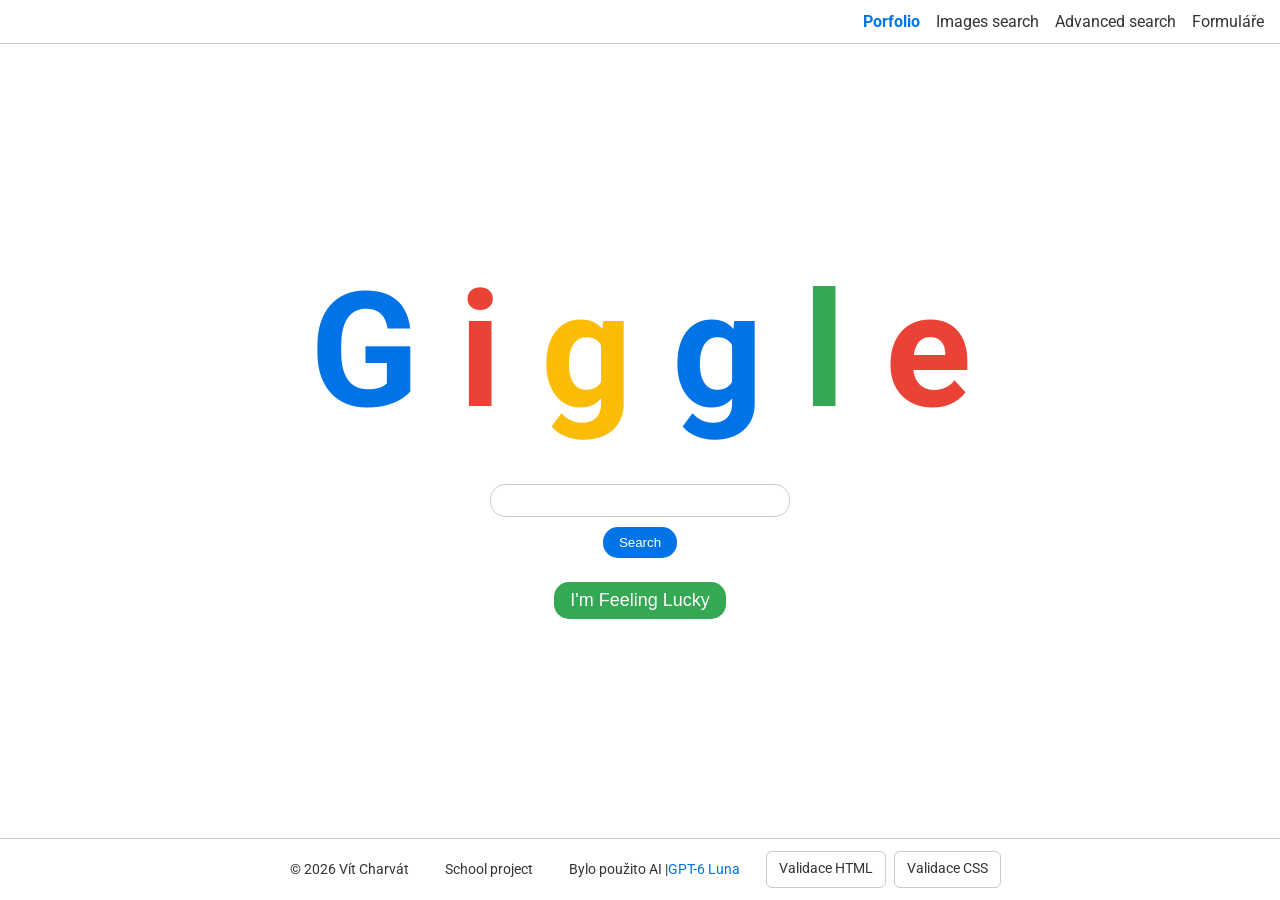
<file: index.html>
<!doctype html>
<html lang="cs">
  <head>
    <meta name="viewport" content="width=device-width, initial-scale=1.0" />
    <link rel="stylesheet" href="style.css" />
    <title>Search</title>
  </head>
  <body>
    <nav>
      <a href="https://vitekcharvat.github.io/"><span>Porfolio</span></a>
      <a href="images.html">Images search</a>
      <a href="advanced-search.html">Advanced search</a>
      <a href="form.html">Formuláře</a> 
    </nav>
    <main>
        <h1>
            <span class="blue">G</span>
            <span class="red">i</span>
            <span class="yellow">g</span>
            <span class="blue">g</span>
            <span class="green">l</span>
            <span class="red">e</span>
        </h1>

        <form action="https://www.google.com/search">
          <input type="text" name="q" />
          <input type="submit" value="Search" />
          <button id="lucky-button" type="submit" name="btnI" value="1"
            formnovalidate>
            I'm Feeling Lucky
          </button>
        </form>
    </main>
      <footer>
        <p>© 2026 Vít Charvát</p>
        <p>School project</p>
        <p>Bylo použito AI |<a href="https://chatgpt.com/s/cx_6ada0bc3a26081918828f4266eddad5e" target="_blank" rel="noopener noreferrer">GPT-6 Luna</a></p>
        <div class="validation-links" role="group" aria-label="Validace stránky">
          <a href="https://validator.w3.org/nu/?doc=https%3A%2F%2Fvitekcharvat.github.io%2Fgooglesearch%2Findex.html" target="_blank" rel="noopener noreferrer">Validace HTML</a>
          <a href="https://jigsaw.w3.org/css-validator/validator?uri=https%3A%2F%2Fvitekcharvat.github.io%2Fgooglesearch%2Fstyle.css" target="_blank" rel="noopener noreferrer">Validace CSS</a>
        </div>
      </footer>
  </body>
</html>
</file>
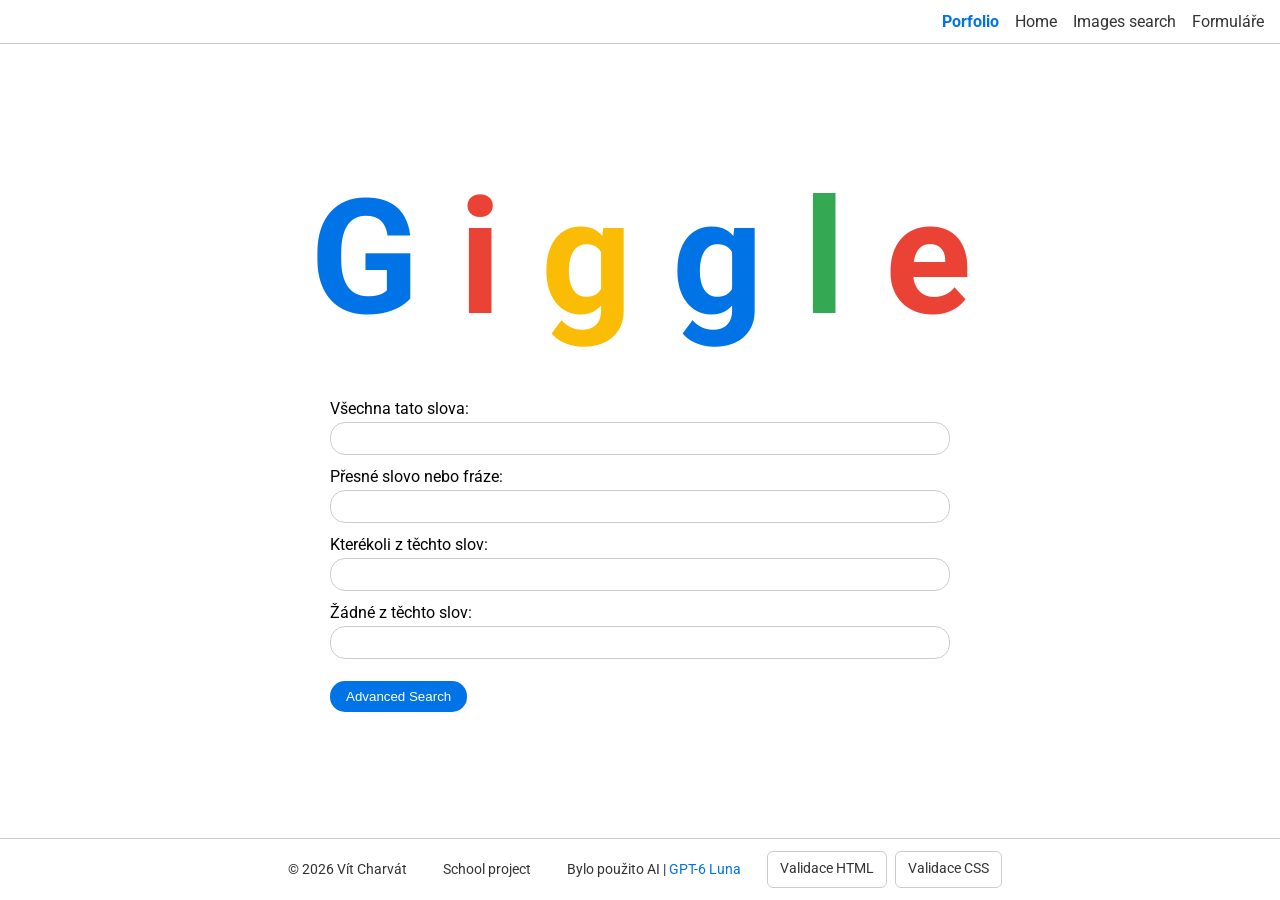
<file: advanced-search.html>
<!DOCTYPE html>
<html lang="cs">
    <head>
        <meta name="viewport" content="width=device-width, initial-scale=1.0">
        <link rel="stylesheet" href="style.css">
        <title>Search</title>
    </head>
    <body>
        <nav>
            <a href="https://vitekcharvat.github.io/"><span>Porfolio</span></a>
            <a href="index.html">Home</a>
            <a href="images.html">Images search</a>
            <a href="form.html">Formuláře</a>
        </nav>
        <main>
            <h1>
                <span class="blue">G</span>
                <span class="red">i</span>
                <span class="yellow">g</span>
                <span class="blue">g</span>
                <span class="green">l</span>
                <span class="red">e</span>
            </h1>
            <form class="advanced-form" action="https://www.google.com/search" method="get">
                <label>
                    Všechna tato slova:
                    <input type="text" name="as_q">
                </label>

                <label>
                    Přesné slovo nebo fráze:
                    <input type="text" name="as_epq">
                </label>

                <label>
                    Kterékoli z těchto slov:
                    <input type="text" name="as_oq">
                </label>

                <label>
                    Žádné z těchto slov:
                    <input type="text" name="as_eq">
                </label>

                <input type="submit" value="Advanced Search">
            </form>
        </main>
        <footer>
            <p>© 2026 Vít Charvát</p>
            <p>School project</p>
            <p>Bylo použito AI | <a href="https://chatgpt.com/s/cx_6ada0bc3a26081918828f4266eddad5e" target="_blank" rel="noopener noreferrer">GPT-6 Luna</a></p>
            <div class="validation-links" role="group" aria-label="Validace stránky">
                <a href="https://validator.w3.org/nu/?doc=https%3A%2F%2Fvitekcharvat.github.io%2Fgooglesearch%2Fadvanced-search.html" target="_blank" rel="noopener noreferrer">Validace HTML</a>
                <a href="https://jigsaw.w3.org/css-validator/validator?uri=https%3A%2F%2Fvitekcharvat.github.io%2Fgooglesearch%2Fstyle.css" target="_blank" rel="noopener noreferrer">Validace CSS</a>
            </div>
        </footer>
    </body>
</html>
</file>
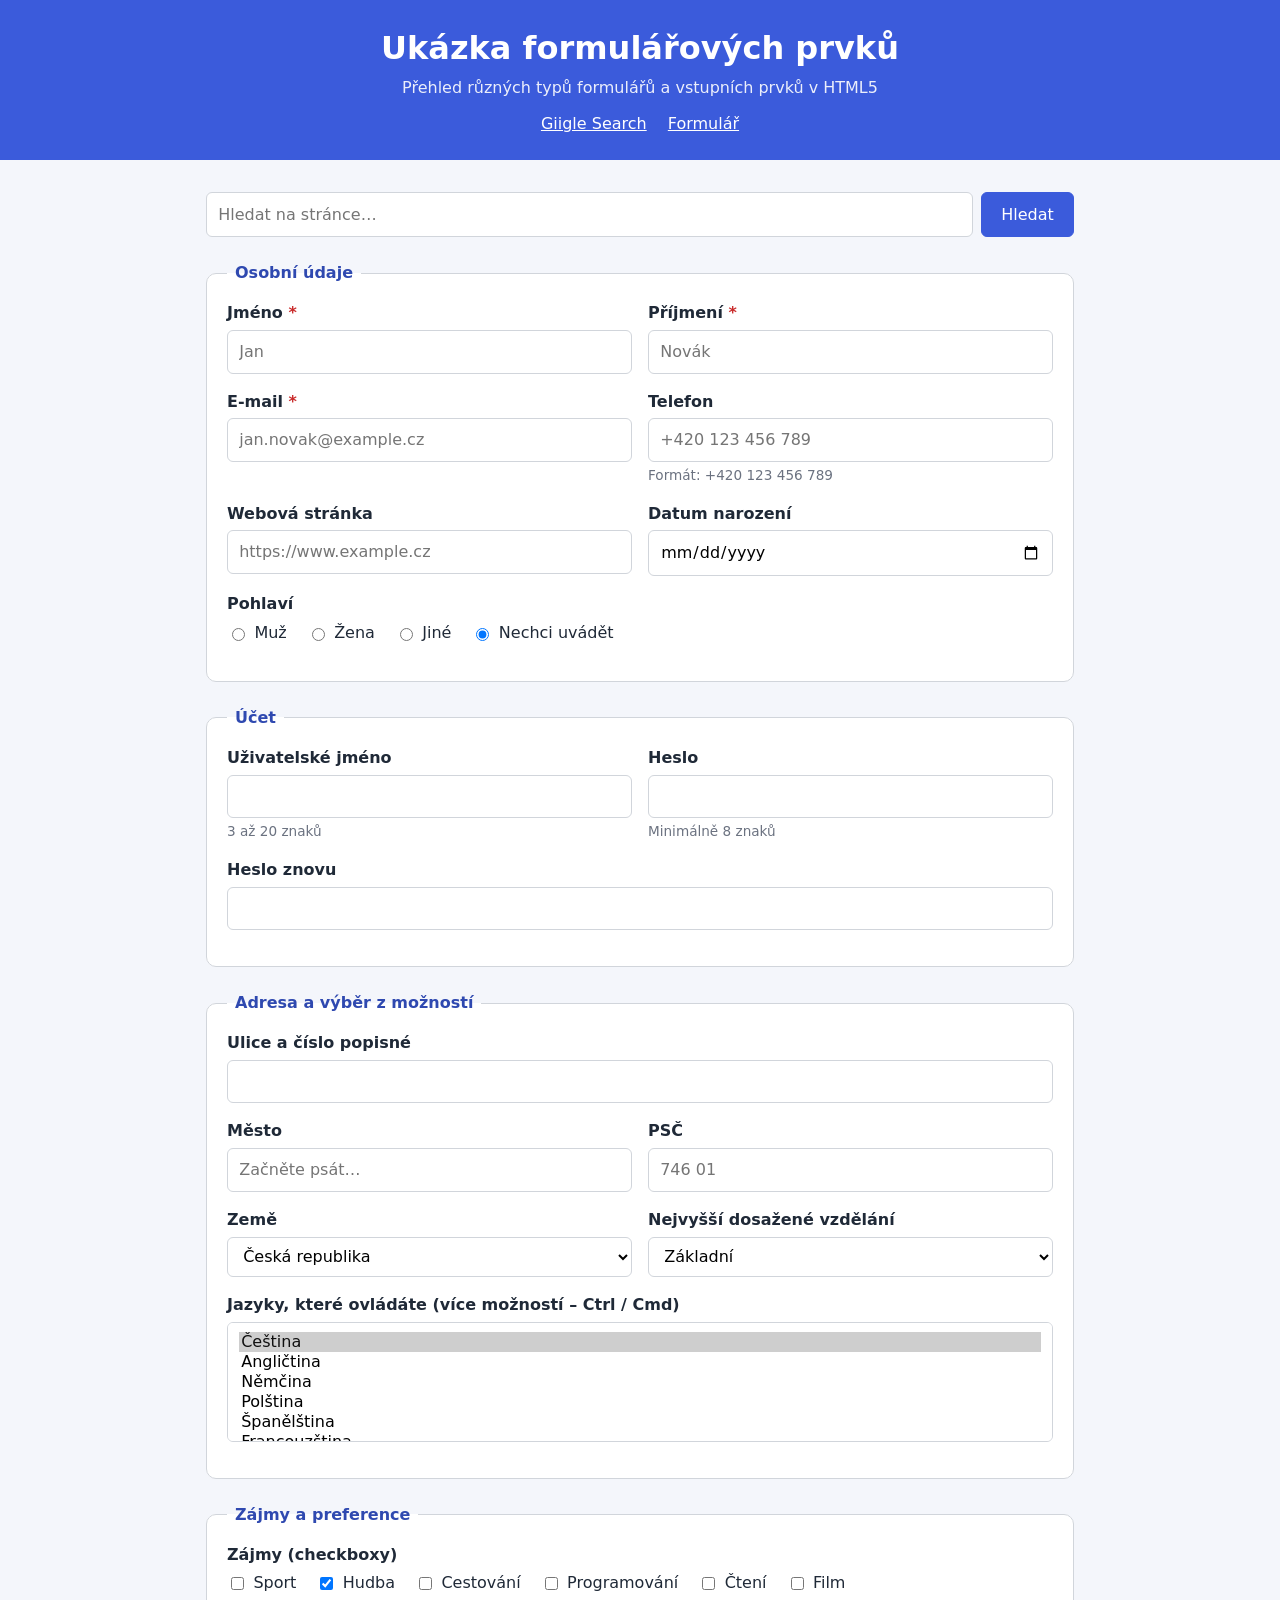
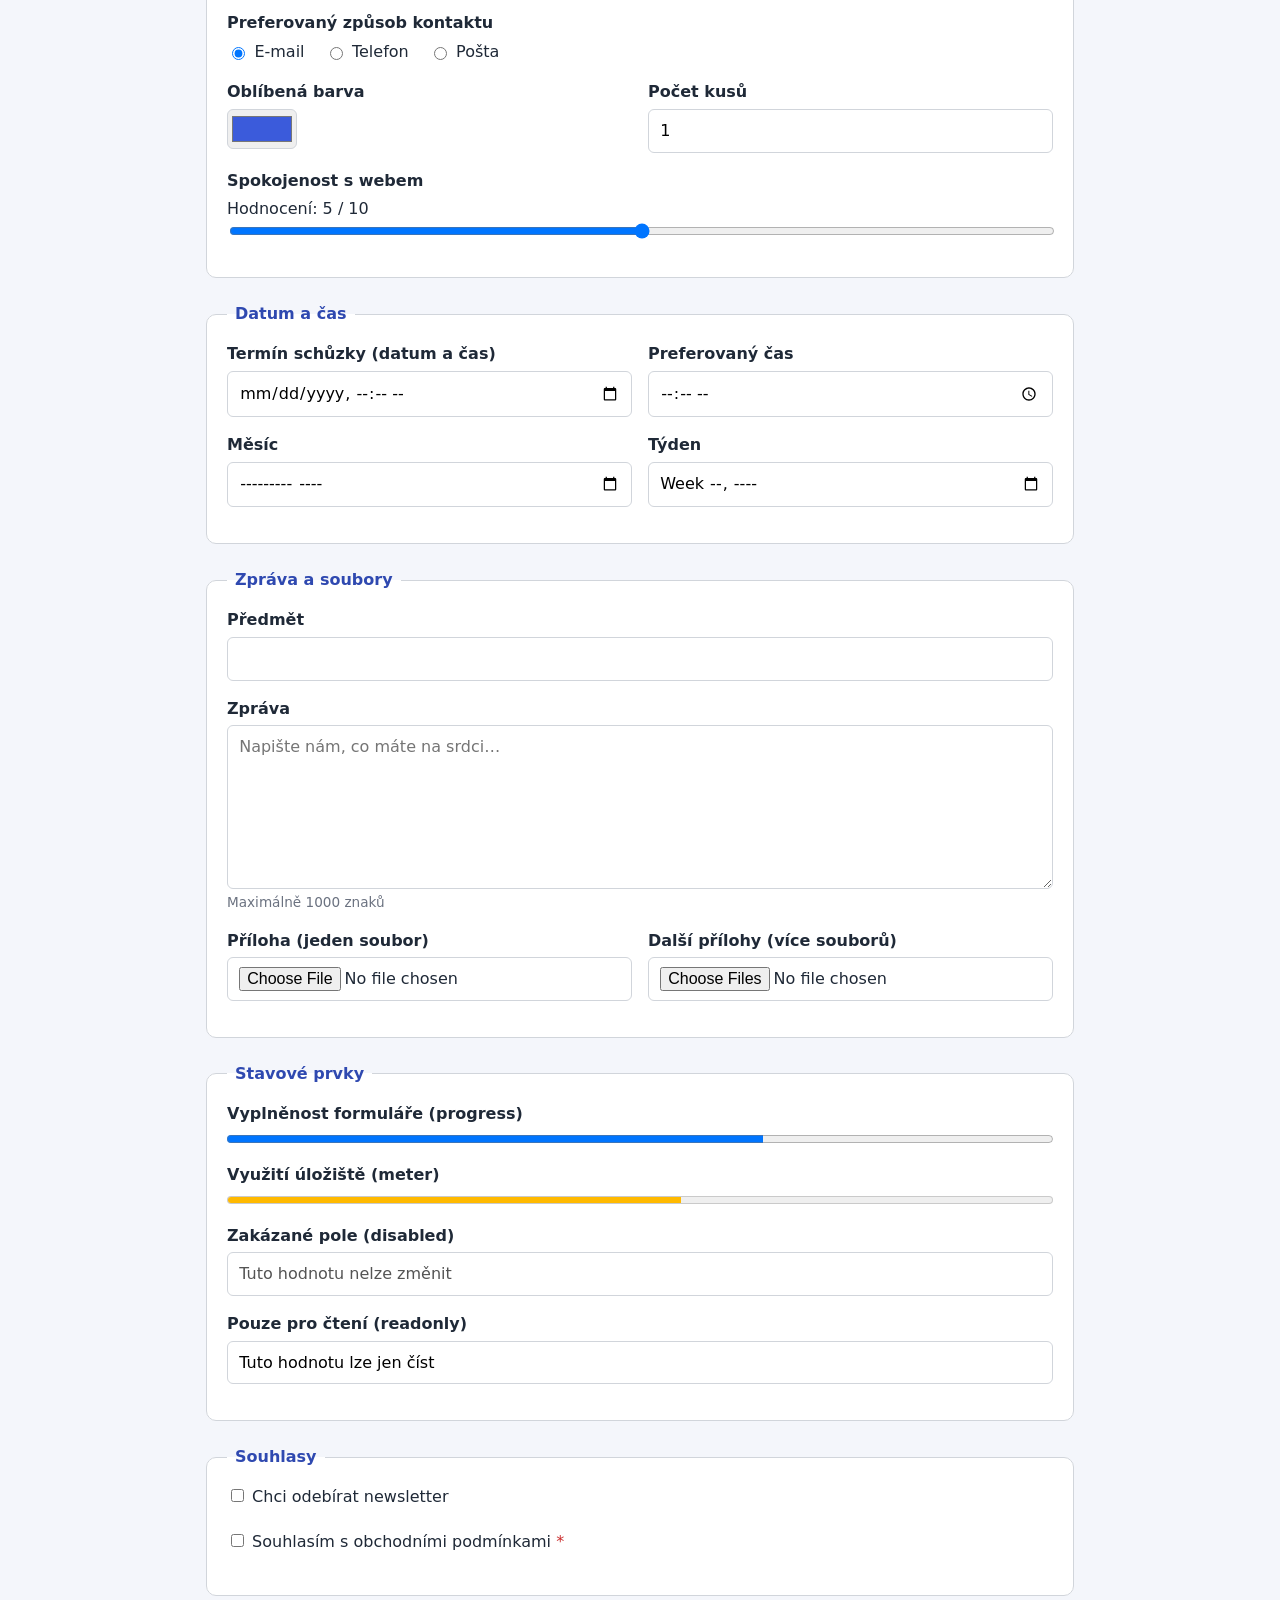
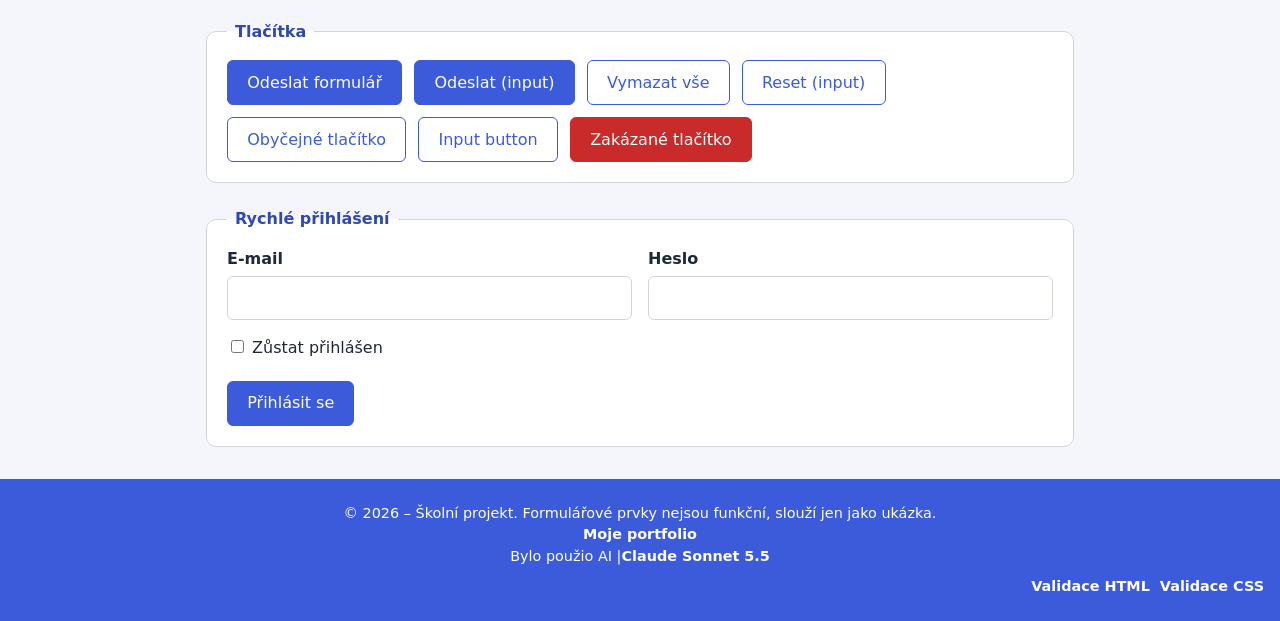
<file: form.html>
<!DOCTYPE html>
<html lang="cs">
<head>
  <meta charset="UTF-8">
  <meta name="viewport" content="width=device-width, initial-scale=1">
  <link rel="stylesheet" href="form.css">
  <title>Formulář – ukázka formulářových prvků</title>
</head>
<body>

<header>
  <h1>Ukázka formulářových prvků</h1>
  <p>Přehled různých typů formulářů a vstupních prvků v HTML5</p>
  <nav>
    <a href="index.html">Giigle Search</a>
    <a href="form.html">Formulář</a>
  </nav>
</header>

<main>

  <!-- 1) Jednoduchý vyhledávací formulář -->
  <form class="search-form" role="search" action="#" method="get" style="margin-bottom:1.5rem;">
    <label for="hledat" class="visually-hidden" style="position:absolute;left:-9999px;">Hledat</label>
    <input type="search" id="hledat" name="q" placeholder="Hledat na stránce…">
    <button type="submit">Hledat</button>
  </form>

  <!-- 2) Hlavní formulář -->
  <form action="#" method="post" enctype="multipart/form-data" autocomplete="on">

    <!-- Osobní údaje -->
    <fieldset>
      <legend>Osobní údaje</legend>
      <div class="row">
        <div class="field">
          <label for="jmeno">Jméno <span class="req">*</span></label>
          <input type="text" id="jmeno" name="jmeno" placeholder="Jan" required>
        </div>
        <div class="field">
          <label for="prijmeni">Příjmení <span class="req">*</span></label>
          <input type="text" id="prijmeni" name="prijmeni" placeholder="Novák" required>
        </div>
      </div>
      <div class="row">
        <div class="field">
          <label for="email">E-mail <span class="req">*</span></label>
          <input type="email" id="email" name="email" placeholder="jan.novak@example.cz" required>
        </div>
        <div class="field">
          <label for="telefon">Telefon</label>
          <input type="tel" id="telefon" name="telefon" placeholder="+420 123 456 789" pattern="[+0-9 ]{9,16}">
          <span class="hint">Formát: +420 123 456 789</span>
        </div>
      </div>
      <div class="row">
        <div class="field">
          <label for="web">Webová stránka</label>
          <input type="url" id="web" name="web" placeholder="https://www.example.cz">
        </div>
        <div class="field">
          <label for="narozeni">Datum narození</label>
          <input type="date" id="narozeni" name="narozeni" max="2026-12-31">
        </div>
      </div>
      <div class="field">
        <span class="label">Pohlaví</span>
        <div class="inline">
          <label><input type="radio" name="pohlavi" value="muz"> Muž</label>
          <label><input type="radio" name="pohlavi" value="zena"> Žena</label>
          <label><input type="radio" name="pohlavi" value="jine"> Jiné</label>
          <label><input type="radio" name="pohlavi" value="nechci" checked> Nechci uvádět</label>
        </div>
      </div>
    </fieldset>

    <!-- Přihlašovací údaje -->
    <fieldset>
      <legend>Účet</legend>
      <div class="row">
        <div class="field">
          <label for="login">Uživatelské jméno</label>
          <input type="text" id="login" name="login" minlength="3" maxlength="20" autocomplete="username">
          <span class="hint">3 až 20 znaků</span>
        </div>
        <div class="field">
          <label for="heslo">Heslo</label>
          <input type="password" id="heslo" name="heslo" minlength="8" autocomplete="new-password">
          <span class="hint">Minimálně 8 znaků</span>
        </div>
      </div>
      <div class="field">
        <label for="heslo2">Heslo znovu</label>
        <input type="password" id="heslo2" name="heslo2" minlength="8" autocomplete="new-password">
      </div>
      <input type="hidden" name="verze_formulare" value="1.0">
    </fieldset>

    <!-- Adresa a výběry -->
    <fieldset>
      <legend>Adresa a výběr z možností</legend>
      <div class="field">
        <label for="ulice">Ulice a číslo popisné</label>
        <input type="text" id="ulice" name="ulice">
      </div>
      <div class="row">
        <div class="field">
          <label for="mesto">Město</label>
          <input type="text" id="mesto" name="mesto" list="mesta" placeholder="Začněte psát…">
          <datalist id="mesta">
            <option value="Praha">
            <option value="Brno">
            <option value="Ostrava">
            <option value="Plzeň">
            <option value="Olomouc">
            <option value="Opava">
            <option value="Liberec">
          </datalist>
        </div>
        <div class="field">
          <label for="psc">PSČ</label>
          <input type="text" id="psc" name="psc" pattern="[0-9]{3} ?[0-9]{2}" placeholder="746 01" inputmode="numeric">
        </div>
      </div>
      <div class="row">
        <div class="field">
          <label for="zeme">Země</label>
          <select id="zeme" name="zeme">
            <option value="">– vyberte –</option>
            <option value="cz" selected>Česká republika</option>
            <option value="sk">Slovensko</option>
            <option value="pl">Polsko</option>
            <option value="de">Německo</option>
            <option value="at">Rakousko</option>
          </select>
        </div>
        <div class="field">
          <label for="vzdelani">Nejvyšší dosažené vzdělání</label>
          <select id="vzdelani" name="vzdelani">
            <optgroup label="Základní a střední">
              <option value="zs">Základní</option>
              <option value="sos">Střední odborné</option>
              <option value="sou">Střední s maturitou</option>
            </optgroup>
            <optgroup label="Vyšší a vysokoškolské">
              <option value="vos">Vyšší odborné</option>
              <option value="bc">Bakalářské</option>
              <option value="mgr">Magisterské</option>
              <option value="phd">Doktorské</option>
            </optgroup>
          </select>
        </div>
      </div>
      <div class="field">
        <label for="jazyky">Jazyky, které ovládáte (více možností – Ctrl / Cmd)</label>
        <select id="jazyky" name="jazyky" multiple size="5">
          <option value="cs" selected>Čeština</option>
          <option value="en">Angličtina</option>
          <option value="de">Němčina</option>
          <option value="pl">Polština</option>
          <option value="es">Španělština</option>
          <option value="fr">Francouzština</option>
        </select>
      </div>
    </fieldset>

    <!-- Zájmy a preference -->
    <fieldset>
      <legend>Zájmy a preference</legend>
      <div class="field">
        <span class="label">Zájmy (checkboxy)</span>
        <div class="inline">
          <label><input type="checkbox" name="zajmy" value="sport"> Sport</label>
          <label><input type="checkbox" name="zajmy" value="hudba" checked> Hudba</label>
          <label><input type="checkbox" name="zajmy" value="cestovani"> Cestování</label>
          <label><input type="checkbox" name="zajmy" value="programovani"> Programování</label>
          <label><input type="checkbox" name="zajmy" value="cteni"> Čtení</label>
          <label><input type="checkbox" name="zajmy" value="film"> Film</label>
        </div>
      </div>
      <div class="field">
        <span class="label">Preferovaný způsob kontaktu</span>
        <div class="inline">
          <label><input type="radio" name="kontakt" value="email" checked> E-mail</label>
          <label><input type="radio" name="kontakt" value="telefon"> Telefon</label>
          <label><input type="radio" name="kontakt" value="posta"> Pošta</label>
        </div>
      </div>
      <div class="row">
        <div class="field">
          <label for="oblibena-barva">Oblíbená barva</label>
          <input type="color" id="oblibena-barva" name="barva" value="#3b5bdb">
        </div>
        <div class="field">
          <label for="pocet">Počet kusů</label>
          <input type="number" id="pocet" name="pocet" min="1" max="10" step="1" value="1">
        </div>
      </div>
      <div class="field">
        <label for="spokojenost">Spokojenost s webem</label>
        <div>Hodnocení: <output id="spokojenost-out" for="spokojenost">5</output> / 10</div>
        <input type="range" id="spokojenost" name="spokojenost" min="0" max="10" step="1" value="5"
               oninput="document.getElementById('spokojenost-out').textContent = this.value">
      </div>
    </fieldset>

    <!-- Datum a čas -->
    <fieldset>
      <legend>Datum a čas</legend>
      <div class="row">
        <div class="field">
          <label for="schuzka">Termín schůzky (datum a čas)</label>
          <input type="datetime-local" id="schuzka" name="schuzka">
        </div>
        <div class="field">
          <label for="cas">Preferovaný čas</label>
          <input type="time" id="cas" name="cas" min="08:00" max="18:00">
        </div>
      </div>
      <div class="row">
        <div class="field">
          <label for="mesic">Měsíc</label>
          <input type="month" id="mesic" name="mesic">
        </div>
        <div class="field">
          <label for="tyden">Týden</label>
          <input type="week" id="tyden" name="tyden">
        </div>
      </div>
    </fieldset>

    <!-- Textová pole a soubory -->
    <fieldset>
      <legend>Zpráva a soubory</legend>
      <div class="field">
        <label for="predmet">Předmět</label>
        <input type="text" id="predmet" name="predmet" maxlength="80">
      </div>
      <div class="field">
        <label for="zprava">Zpráva</label>
        <textarea id="zprava" name="zprava" rows="6" maxlength="1000" placeholder="Napište nám, co máte na srdci…"></textarea>
        <span class="hint">Maximálně 1000 znaků</span>
      </div>
      <div class="row">
        <div class="field">
          <label for="soubor">Příloha (jeden soubor)</label>
          <input type="file" id="soubor" name="soubor" accept=".pdf,.doc,.docx,.png,.jpg">
        </div>
        <div class="field">
          <label for="soubory">Další přílohy (více souborů)</label>
          <input type="file" id="soubory" name="soubory" multiple>
        </div>
      </div>
    </fieldset>

    <!-- Stavové prvky -->
    <fieldset>
      <legend>Stavové prvky</legend>
      <div class="field">
        <label for="postup">Vyplněnost formuláře (progress)</label>
        <progress id="postup" value="65" max="100">65 %</progress>
      </div>
      <div class="field">
        <label for="disk">Využití úložiště (meter)</label>
        <meter id="disk" min="0" max="100" low="40" high="80" optimum="20" value="55">55 %</meter>
      </div>
      <div class="field">
        <label for="zablokovano">Zakázané pole (disabled)</label>
        <input type="text" id="zablokovano" value="Tuto hodnotu nelze změnit" disabled>
      </div>
      <div class="field">
        <label for="readonly">Pouze pro čtení (readonly)</label>
        <input type="text" id="readonly" value="Tuto hodnotu lze jen číst" readonly>
      </div>
    </fieldset>

    <!-- Souhlasy -->
    <fieldset>
      <legend>Souhlasy</legend>
      <div class="field">
        <label style="font-weight:400;"><input type="checkbox" name="newsletter" value="ano"> Chci odebírat newsletter</label>
      </div>
      <div class="field">
        <label style="font-weight:400;"><input type="checkbox" name="podminky" value="ano" required> Souhlasím s obchodními podmínkami <span class="req">*</span></label>
      </div>
    </fieldset>

    <!-- Tlačítka -->
    <fieldset>
      <legend>Tlačítka</legend>
      <div class="actions">
        <button type="submit">Odeslat formulář</button>
        <input type="submit" value="Odeslat (input)">
        <button type="reset" class="secondary">Vymazat vše</button>
        <input type="reset" value="Reset (input)">
        <button type="button" class="secondary" onclick="alert('Tlačítko bez funkce odeslání.')">Obyčejné tlačítko</button>
        <input type="button" value="Input button" onclick="alert('Ahoj!')">
        <button type="button" class="danger" disabled>Zakázané tlačítko</button>
      </div>
    </fieldset>

  </form>

  <!-- 3) Samostatný přihlašovací formulář -->
  <form action="#" method="post">
    <fieldset>
      <legend>Rychlé přihlášení</legend>
      <div class="row">
        <div class="field">
          <label for="prihl-email">E-mail</label>
          <input type="email" id="prihl-email" name="email" autocomplete="email">
        </div>
        <div class="field">
          <label for="prihl-heslo">Heslo</label>
          <input type="password" id="prihl-heslo" name="heslo" autocomplete="current-password">
        </div>
      </div>
      <div class="field">
        <label style="font-weight:400;"><input type="checkbox" name="pamatovat"> Zůstat přihlášen</label>
      </div>
      <div class="actions">
        <button type="submit">Přihlásit se</button>
      </div>
    </fieldset>
  </form>

</main>

<footer>
  &copy; 2026 – Školní projekt. Formulářové prvky nejsou funkční, slouží jen jako ukázka.<br>
  <a href="https://vitekcharvat.github.io" target="_blank" rel="noopener">Moje portfolio</a>
  <span>Bylo použio AI |<a href="https://claude.ai/share/5bc6d9f6-d407-404f-b2e7-7d7b05d29a3f">Claude Sonnet 5.5</a></span>
  <div class="validation-links" role="group" aria-label="Validace stránky">
      <a href="https://validator.w3.org/nu/?doc=https%3A%2F%2Fvitekcharvat.github.io%2Fgooglesearch%2Fform.html" target="_blank" rel="noopener noreferrer">Validace HTML</a>
      <a href="https://jigsaw.w3.org/css-validator/validator?uri=https%3A%2F%2Fvitekcharvat.github.io%2Fgooglesearch%2Fform.css" target="_blank" rel="noopener noreferrer">Validace CSS</a>
  </div>
</footer>

</body>
</html>
</file>
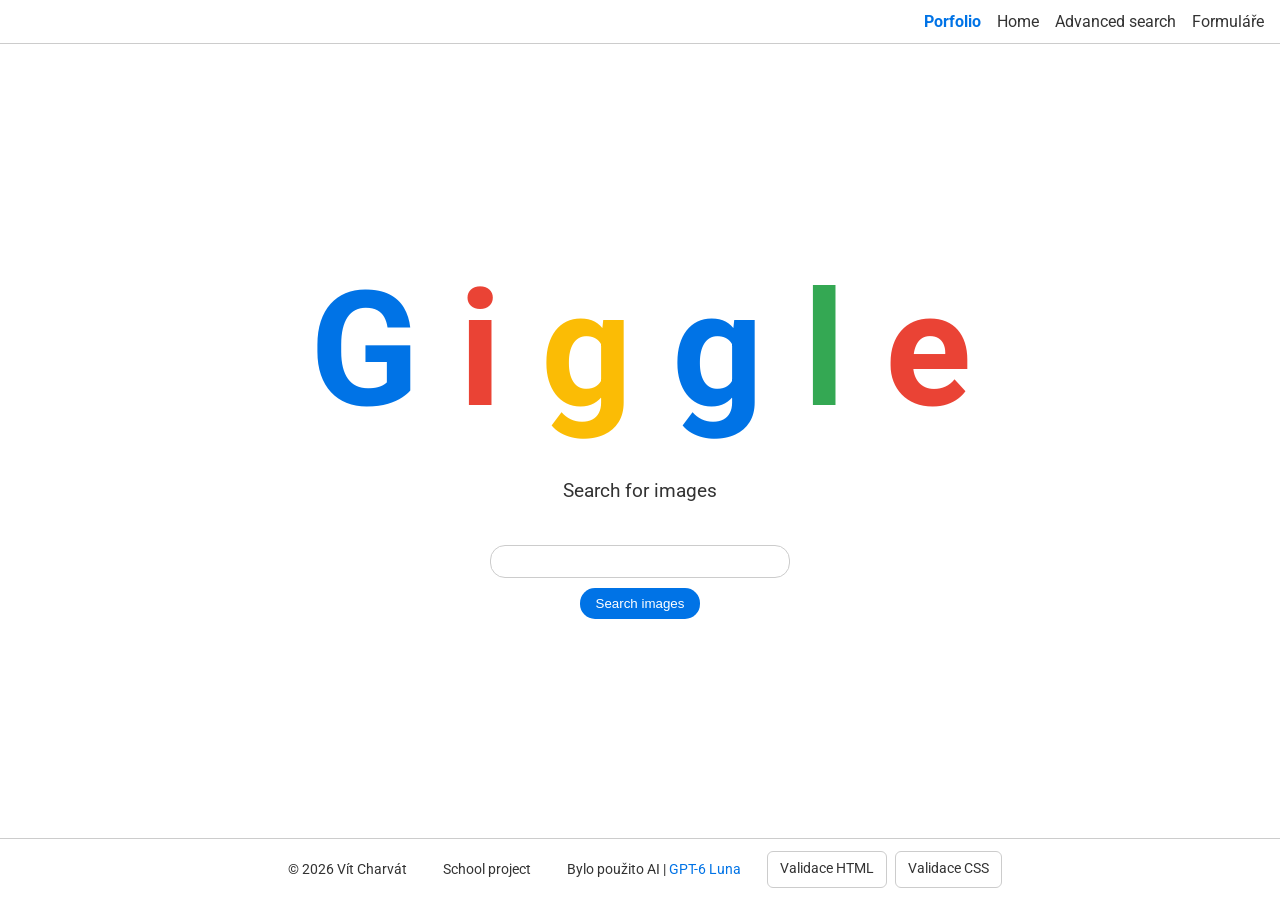
<file: images.html>
<!DOCTYPE html>
<html lang="cs">
    <head>
        <meta name="viewport" content="width=device-width, initial-scale=1.0">
        <link rel="stylesheet" href="style.css">
        <title>Search</title>
    </head>
    <body>
        <nav>
            <a href="https://vitekcharvat.github.io/"><span>Porfolio</span></a>
            <a href="index.html">Home</a>
            <a href="advanced-search.html">Advanced search</a>
            <a href="form.html">Formuláře</a>
        </nav>
        <main>
            <h1>
                <span class="blue">G</span>
                <span class="red">i</span>
                <span class="yellow">g</span>
                <span class="blue">g</span>
                <span class="green">l</span>
                <span class="red">e</span>
            </h1>

            <p>Search for images</p>
            <form action="https://www.google.com/search">
                <input type="text" name="q">
                <input type="hidden" name="tbm" value="isch">
                <input type="submit" value="Search images">
        </form>
        </main>
        <footer>
            <p>© 2026 Vít Charvát</p>
            <p>School project</p>
            <p>Bylo použito AI | <a href="https://chatgpt.com/s/cx_6ada0bc3a26081918828f4266eddad5e" target="_blank" rel="noopener noreferrer">GPT-6 Luna</a></p>
            <div class="validation-links" role="group" aria-label="Validace stránky">
                <a href="https://validator.w3.org/nu/?doc=https%3A%2F%2Fvitekcharvat.github.io%2Fgooglesearch%2Fimages.html" target="_blank" rel="noopener noreferrer">Validace HTML</a>
                <a href="https://jigsaw.w3.org/css-validator/validator?uri=https%3A%2F%2Fvitekcharvat.github.io%2Fgooglesearch%2Fstyle.css" target="_blank" rel="noopener noreferrer">Validace CSS</a>
            </div>
        </footer>
    </body>
</html>
</file>
<file: style.css>
@import url('https://fonts.googleapis.com/css2?family=Roboto:ital,wght@0,100..900;1,100..900&display=swap');

:root {
    --blue-color: #0073e6;
    --green-color: #34a853;
    --yellow-color: #fbbc05;
    --black-color: #333;
    --red-color: #ea4335;
}

body {
    display: flex;
    flex-direction: column;
    font-family: 'Roboto', sans-serif;
    margin: 0;
    padding: 0;
    min-height: 100vh;
}

main {
    flex: 1;
}

nav {
    display: flex;
    justify-content: flex-end;
    flex-wrap: wrap;
    gap: 8px 16px;
    padding: 12px 16px;
    border-bottom: 1px solid #ccc;
}

nav a {
    text-decoration: none;
    color: #333;
}

nav a:hover {
    text-decoration: underline;
}

nav span {
    display: flex;
    justify-content: flex-start;
    font-weight: bold;
    color: var(--blue-color);
}

h1, form {
    text-align: center;
    margin: 20px 0;
}

h1 {
    font-size: clamp(4rem, 16vw, 10rem);
    margin-bottom: 20px;
    line-height: 1.1;
}

h1 span {
    gap: 1px;
}

p {
    text-align: center;
    font-size: 1.2rem;
    color: var(--black-color);
}

.blue {
    color: var(--blue-color);
}
.green {
    color: var(--green-color);
}
.yellow {
    color: var(--yellow-color);
}
.red {
    color: var(--red-color);
}

form label {
    display: block;
    margin: 12px 0;
}

.advanced-form {
    width: min(100%, 620px);
    text-align: left;
}

form input[type="text"] {
    display: block;
    width: min(300px, calc(100vw - 64px));
    box-sizing: border-box;
    margin-top: 4px;
    border: 1px solid #ccc;
    padding: 8px;
    border-radius: 15px;
}

.advanced-form input[type="text"] {
    width: 100%;
}

form input[type="submit"] {
    margin-top: 10px;
    padding: 8px 16px;
    border: none;
    background-color: var(--blue-color);
    color: white;
    border-radius: 15px;
    cursor: pointer;
}

form input[type="submit"]:hover {
    background-color: #005bb5;
}

form button {
    display: block;
    justify-content: center;
    align-items: center;
    margin:auto;
    margin-top: 1.5rem;
    padding: 8px 16px;
    border: none;
    background-color: var(--green-color);
    color: white;
    font-size: 1.125rem;
    border-radius: 15px;
    cursor: pointer;
}

form button:hover {
    background-color: #2c8e46;
}

main {
    flex: 1;
    display: flex;
    flex-direction: column;
    justify-content: center;
    align-items: center;
    padding: 24px 16px;
}

footer {
    display: flex;
    flex-wrap: wrap;
    justify-content: center;
    gap: 8px 16px;
    text-align: center;
    padding: 12px 16px;
    border-top: 1px solid #ccc;
    color: #666;
}

footer p {
    font-size: 0.9rem;
    margin: 10px 0;
    padding: 0 10px;
    text-align: center;
}

footer a {
    color: var(--blue-color);
    text-decoration: none;
}

.validation-links {
    display: flex;
    flex-wrap: wrap;
    justify-content: center;
    gap: 8px;
}

.validation-links a {
    display: inline-block;
    padding: 8px 12px;
    border: 1px solid #ccc;
    border-radius: 6px;
    color: #333;
    font-size: 0.875rem;
    text-decoration: none;
    background: #fff;
}

.validation-links a:hover {
    background: #f2f2f2;
}

@media (max-width: 480px) {
    nav {
        justify-content: center;
    }

    main {
        padding: 20px 12px;
    }

    form {
        width: 100%;
    }

    form input[type="text"] {
        width: min(100%, 340px);
        margin-left: auto;
        margin-right: auto;
    }

    footer {
        flex-direction: column;
        gap: 4px;
    }
}
</file>
<file: form.css>
:root {
  --bg: #f4f6fb;
  --card: #ffffff;
  --text: #1f2937;
  --muted: #6b7280;
  --accent: #3b5bdb;
  --accent-dark: #2f49b0;
  --border: #d1d5db;
  --danger: #c92a2a;
}
* {
  box-sizing: border-box;
}
body {
  margin: 0;
  font-family:
    system-ui,
    -apple-system,
    "Segoe UI",
    Roboto,
    sans-serif;
  background: var(--bg);
  color: var(--text);
  line-height: 1.5;
}
header,
footer {
  background: var(--accent);
  color: #fff;
  text-align: center;
  padding: 1.5rem 1rem;
}
header h1 {
  margin: 0 0 0.25rem;
}
header p {
  margin: 0;
  opacity: 0.9;
}
nav {
  margin-top: 0.75rem;
}
nav a {
  color: #fff;
  margin: 0 0.5rem;
  text-decoration: underline;
}
main {
  max-width: 900px;
  margin: 2rem auto;
  padding: 0 1rem;
}
fieldset {
  background: var(--card);
  border: 1px solid var(--border);
  border-radius: 10px;
  margin: 0 0 1.5rem;
  padding: 1rem 1.25rem 1.25rem;
}
legend {
  font-weight: 700;
  color: var(--accent-dark);
  padding: 0 0.5rem;
}
.row {
  display: grid;
  grid-template-columns: 1fr 1fr;
  gap: 1rem;
}
@media (max-width: 640px) {
  .row {
    grid-template-columns: 1fr;
  }
}
.field {
  margin-bottom: 1rem;
  display: flex;
  flex-direction: column;
}
label,
.label {
  font-weight: 600;
  margin-bottom: 0.3rem;
}
.hint {
  font-size: 0.85rem;
  color: var(--muted);
  margin-top: 0.2rem;
}
.req {
  color: var(--danger);
}
input[type="text"],
input[type="email"],
input[type="password"],
input[type="tel"],
input[type="url"],
input[type="number"],
input[type="search"],
input[type="date"],
input[type="time"],
input[type="datetime-local"],
input[type="month"],
input[type="week"],
input[type="file"],
select,
textarea {
  width: 100%;
  padding: 0.55rem 0.7rem;
  border: 1px solid var(--border);
  border-radius: 6px;
  font: inherit;
  background: #fff;
}
input:focus,
select:focus,
textarea:focus {
  outline: 2px solid var(--accent);
  outline-offset: 1px;
}
input[type="color"] {
  width: 70px;
  height: 40px;
  padding: 2px;
  border: 1px solid var(--border);
  border-radius: 6px;
}
input[type="range"] {
  width: 100%;
}
.inline {
  display: flex;
  flex-wrap: wrap;
  gap: 0.5rem 1.25rem;
}
.inline label {
  font-weight: 400;
  margin: 0;
  display: flex;
  align-items: center;
  gap: 0.4rem;
}
button,
input[type="submit"],
input[type="reset"],
input[type="button"] {
  font: inherit;
  padding: 0.6rem 1.2rem;
  border-radius: 6px;
  border: 1px solid var(--accent);
  background: var(--accent);
  color: #fff;
  cursor: pointer;
}
button:hover,
input[type="submit"]:hover {
  background: var(--accent-dark);
}
button.secondary,
input[type="reset"],
input[type="button"] {
  background: #fff;
  color: var(--accent);
}
button.secondary:hover,
input[type="reset"]:hover,
input[type="button"]:hover {
  background: #eef1fd;
}
button.danger {
  background: var(--danger);
  border-color: var(--danger);
}
.actions {
  display: flex;
  flex-wrap: wrap;
  gap: 0.75rem;
}
progress,
meter {
  width: 100%;
}
.search-form {
  display: flex;
  gap: 0.5rem;
}
.search-form input {
  flex: 1;
}
footer {
  font-size: 0.9rem;
}

footer a {
  color: #fff;
  text-decoration: none;
  font-weight: 600;
}

footer a:hover {
  text-decoration: underline;
}

footer span {
  display:flex;
  justify-content:center;
}

footer .validation-links {
  display: flex;
  flex-wrap: wrap;
  justify-content: flex-end;
  gap: 10px;
  margin-top: 8px;
}
</file>
